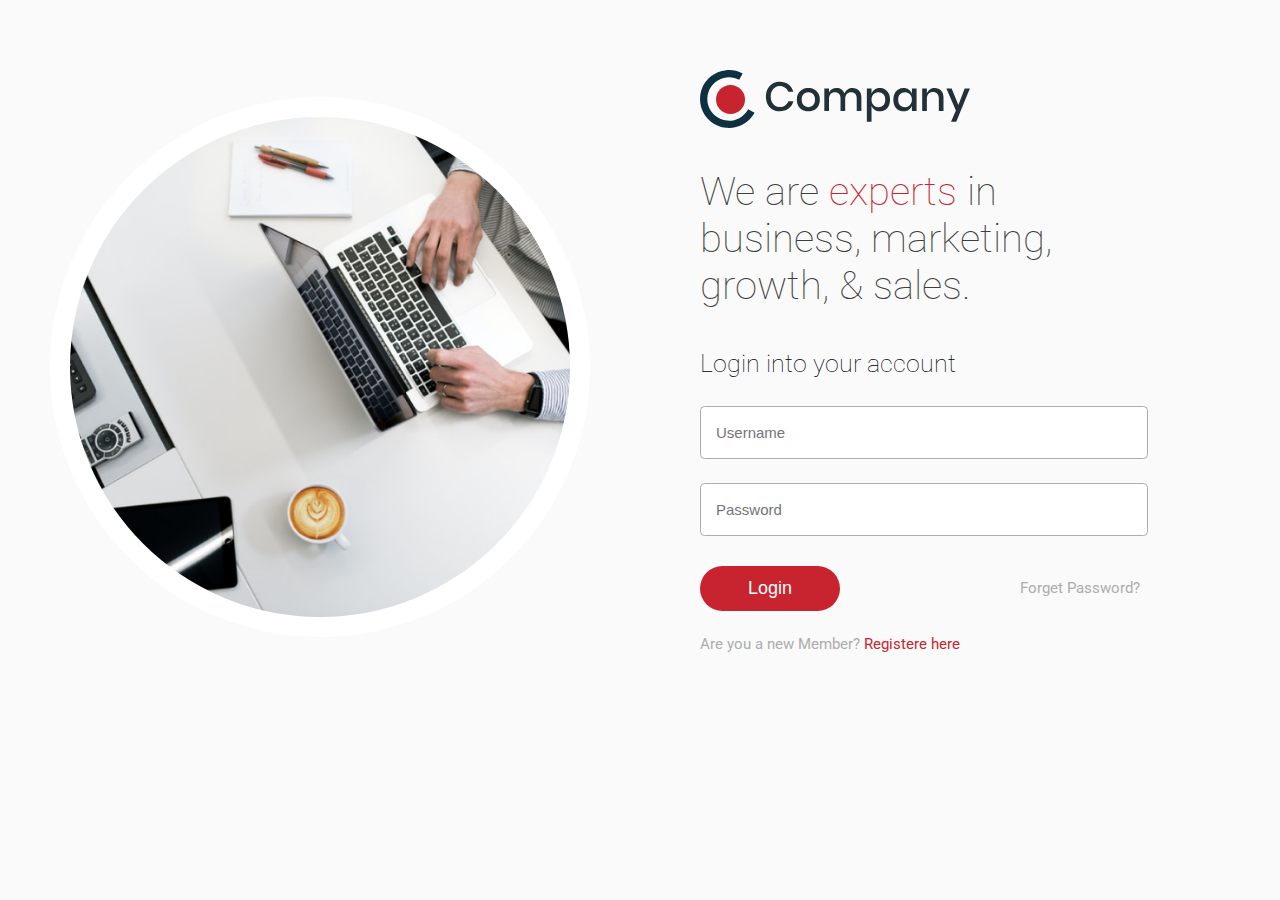
<file: HTML Training session/index.html>
<!DOCTYPE html>
<html>
<head>
    <title>Login</title>
    <link rel='stylesheet' type='text/css' href='./css/style.css'>
    <link href='https://fonts.googleapis.com/css?family=Roboto' rel='stylesheet'>
    <meta name="viewport" content="width=device-width, initial-scale=1">
    
    </head>
<body>
    <div class="container">
        <div class="image">
            <img class="laptop_image" src="./images/hero-image.png">
        </div>
        <div class="text">
            <div class="company">
                <img class="company_logo" src="./images/logo.svg">
            </div>
            <div class="moto">
                <p>We are <span>experts</span> in business, marketing, growth, & sales.</p>
            </div>
            <div class="login_title">
                <p>Login into your account</p>
            </div>
            <div class="field">
                <input type="name" id="fname" name="fname" placeholder="Username">
            </div>
            <div class="field">
                <input type="password" id="password" name="password" placeholder="Password">
            </div>
            <div class="links">
                <div class="login">
                    <a href="./dashboard.html"><button>Login</button></a>
                </div>
                <div class="fp">
                    <a href="">Forget Password?</a>
                </div>
            </div>
            <div class="Rh">
                <p>Are you a new Member? <a href="">Registere here</a></p>
            </div>

        </div>
    </div>
    
</body>
</html>
</file>
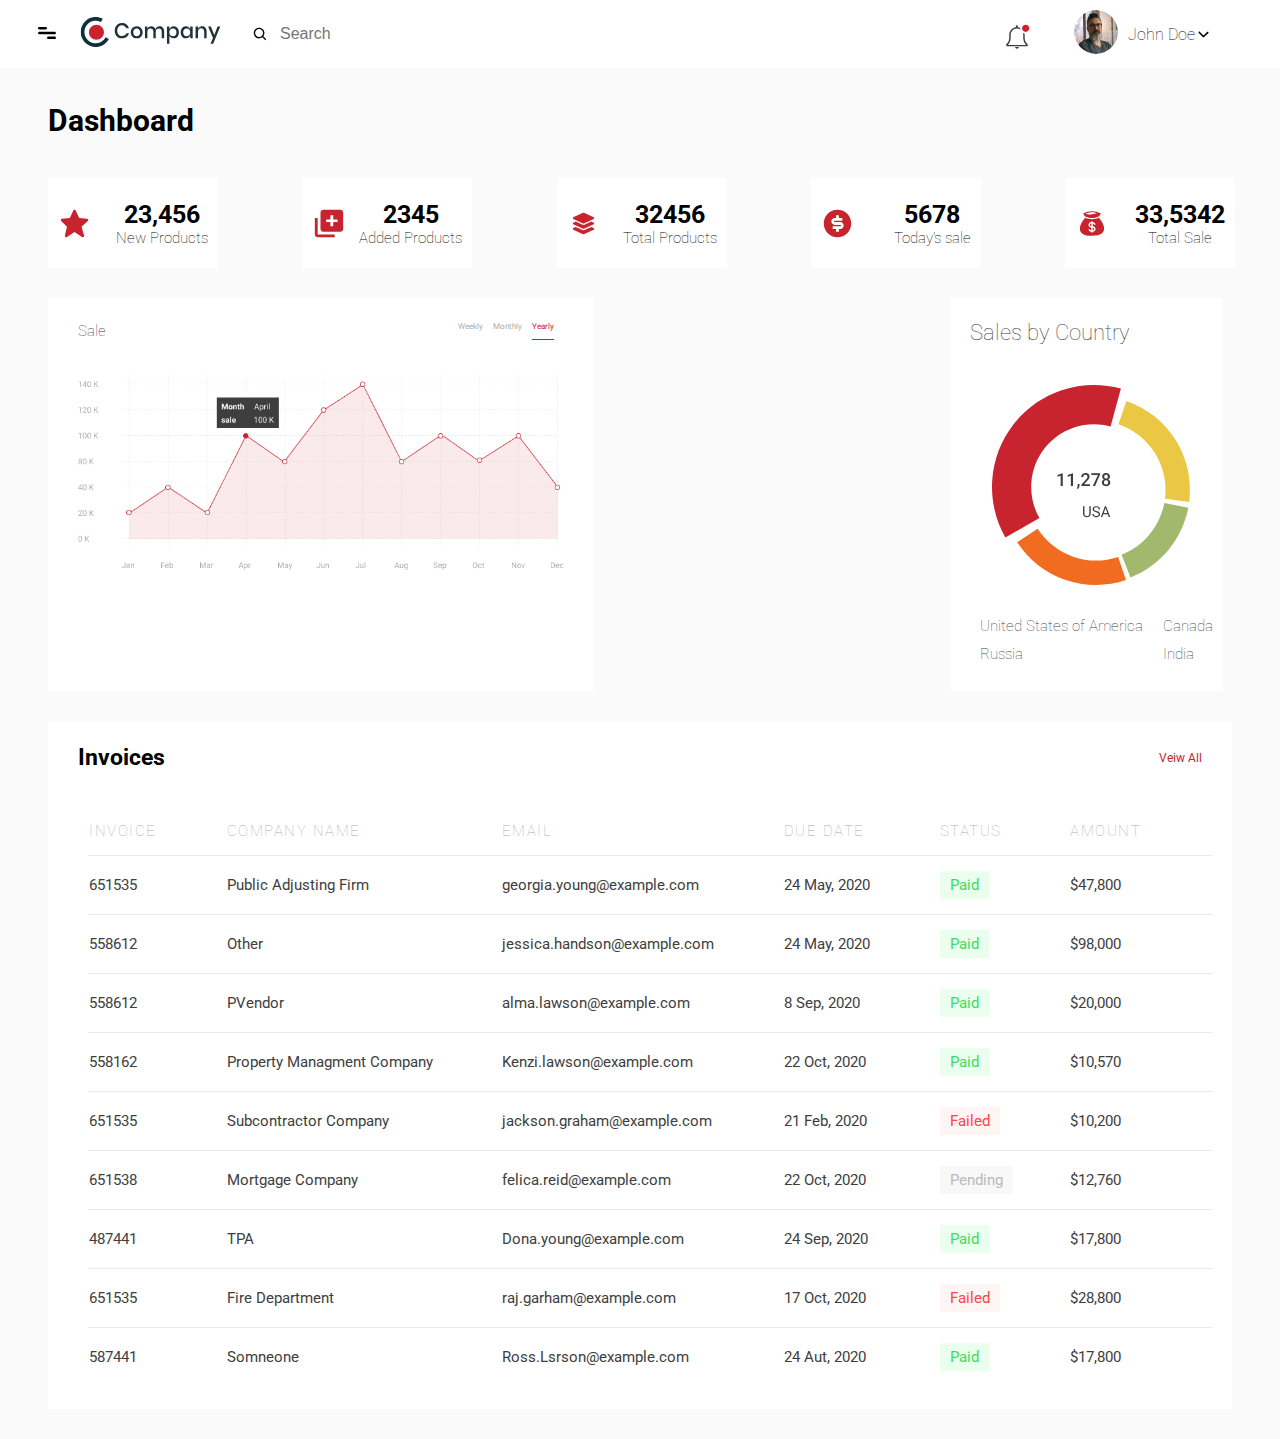
<file: HTML Training session/dashboard.html>
<!DOCTYPE html>
<html>
<head>
    <title>Dashboard</title>
    <link rel='stylesheet' type='text/css' href='./css/dashboard.css'>
    <link href='https://fonts.googleapis.com/css?family=Roboto' rel='stylesheet'>
    <link rel="stylesheet" href="https://cdnjs.cloudflare.com/ajax/libs/font-awesome/6.2.1/css/all.min.css" integrity="sha512-MV7K8+y+gLIBoVD59lQIYicR65iaqukzvf/nwasF0nqhPay5w/9lJmVM2hMDcnK1OnMGCdVK+iQrJ7lzPJQd1w==" crossorigin="anonymous" referrerpolicy="no-referrer" />
    <meta name="viewport" content="width=device-width, user-scalable=no" />
    <script src="https://ajax.googleapis.com/ajax/libs/jquery/3.4.1/jquery.min.js"></script>
</head>
</head>
<body >
    <div class="dashboard_container">
    <div class="container_1">
        <nav class="navbar">
            <div class="nav_left">
                <button class="toggle_class" id=" " ><div class="menu_button "><img src="./images/menu-bar.svg"></div></button>
                <div class="logo"><a href="./index.html"><img src="./images/logo.svg"></a></div>
                <div class="search">
                    <div class="s_i"><img src="./images/search-icon.svg"></div>
                    <input type="search" id="isearch" name="isearch" class="s_t" placeholder="Search">
                </div>
            </div>
                <div class="nav_right">
                <div class="notification"><img src="./images/notification-icon.svg"></div>
                <div class="profile_pic"><img src="./images/profile.png"></div>
                <div class="profile">
                    <div class="user_name">John Doe</div>
                    <div class="dropdown_arrow"><img src="./images/downward-arrow.svg"></div>
                </div>
            </div>
        </nav>
    </div>
    <div class="container2 ">
        <div class="container_sidebar">
            <div class="sidebar" id="sidebar">
                <a href="./dashboard.html" class="active" >
                    <img src="./images/dashboard-active.svg">
                    <span>dashboard</span>
                </a>
                <a href="./inner.html" class="unactive">
                    <img src="./images/graph-default.svg">
                    <span>analysis</span>
                </a>
                <a href="" class="unactive">
                    <img src="./images/inbox-default.svg">
                    <span>inbox</span>
                </a>
                <a href="" class="unactive">
                    <img src="./images/clock-default.svg">
                    <span>history</span>
                </a>
                <a href="" class="unactive">
                    <img src="./images/user-default.svg">
                    <span>user</span>
                </a>
                <a href="" class="unactive">
                    <img src="./images/maintenance-default.svg">
                    <span>maintenace</span>
                </a>
                <a href="" class="unactive">
                    <img src="./images/setting-default.svg">
                    <span>setting</span>
                </a>
            </div>
        </div>
        <div class="container_dash" id="demo">
            <div class="dashboard_title"><h1>Dashboard</h1></div>
            
            <div class="company_info">
                <div class="company_items">
                    <img src="./images/star.svg">
                    <div class="items_stat">
                        <h3>23,456</h3>
                        <p>New Products</p>
                    </div>
                </div>
                <div class="company_items">
                    <img src="./images/new-product.svg">
                    <div class="items_stat">
                        <h3>2345</h3>
                        <p>Added Products</p>
                    </div>
                </div>
                <div class="company_items">
                    <img src="./images/total-product.svg">
                    <div class="items_stat">
                        <h3>32456</h3>
                        <p>Total Products</p>
                    </div>
                </div>
                <div class="company_items">
                    <img src="./images/dollar-filled.svg">
                    <div class="items_stat">
                        <h3>5678</h3>
                        <p>Today's sale</p>
                    </div>
                </div>
                <div class="company_items">
                    <img src="./images/money-bag.svg">
                    <div class="items_stat">
                        <h3>33,5342</h3>
                        <p>Total Sale</p>
                    </div>
                </div>
            </div>
        
            <div class="dash_chart">
                <div class="item1">
                    <div class="heading" id="demo">
                        <div class="left">Sale</div>
                        <div class="right">
                            <a href="" class="unactive">
                                Weekly
                            </a>
                            <a href="" class="unactive">
                                Monthly
                            </a>
                            <a href="" class="active">
                                Yearly
                            </a>
                        </div>
                    </div>
                    <img src="./images/data-graph.png"></div>
                <div class="item2">
                    <h3>Sales by Country</h3>
                    <div class="chart"><img src="./images/pie-chart.svg"></div>
                    <div class="country">
                        <div class="list">
                            <div><i class="fa-solid fa-circle"></i></div><div>United States of America</div>
                            <div><i class="fa-solid fa-circle"></i></div><div>Canada</div>
                            <div><i class="fa-solid fa-circle"></i></div><div>Russia</div>
                            <div><i class="fa-solid fa-circle"></i></div><div>India</div>
                        </div>
                    </div>
                </div>
            </div>
            
            <div class="dash_table">
                <div class="nav">
                    <h3>Invoices</h3>
                    <a href="">Veiw All</a>
                </div>
                <div class="In_table">
                    <table>
                        <tr>
                            <th>Invoice</th>
                            <th>Company Name</th>
                            <th>Email</th>
                            <th>due date</th>
                            <th>status</th>
                            <th>amount</th>
                        </tr>
                        <tr>
                            <td>651535</td>
                            <td>Public Adjusting Firm</td>
                            <td>georgia.young@example.com</td>
                            <td>24 May, 2020</td>
                            <td><div class="paid">Paid</div></td>
                            <td>$47,800</td>
                        </tr>
                        <tr>
                            <td>558612</td>
                            <td>Other</td>
                            <td>jessica.handson@example.com</td>
                            <td>24 May, 2020</td>
                            <td><div class="paid">Paid</div></td>
                            <td>$98,000</td>
                        </tr>
                        <tr>
                            <td>558612</td>
                            <td>PVendor</td>
                            <td>alma.lawson@example.com</td>
                            <td>8 Sep, 2020</td>
                            <td><div class="paid">Paid</div></td>
                            <td>$20,000</td>
                        </tr>
                        <tr>
                            <td>558162</td>
                            <td>Property Managment Company</td>
                            <td>Kenzi.lawson@example.com</td>
                            <td>22 Oct, 2020</td>
                            <td><div class="paid">Paid</div></td>
                            <td>$10,570</td>
                        </tr>
                        <tr>
                            <td>651535</td>
                            <td>Subcontractor Company</td>
                            <td>jackson.graham@example.com</td>
                            <td>21 Feb, 2020</td>
                            <td><div class="failed">Failed</div></td>
                            <td>$10,200</td>
                        </tr>
                        <tr>
                            <td>651538</td>
                            <td>Mortgage Company</td>
                            <td>felica.reid@example.com</td>
                            <td>22 Oct, 2020</td>
                            <td><div class="pending">Pending</div></td>
                            <td>$12,760</td>
                        </tr>
                        <tr>
                            <td>487441</td>
                            <td>TPA</td>
                            <td>Dona.young@example.com</td>
                            <td>24 Sep, 2020</td>
                            <td><div class="paid">Paid</div></td>
                            <td>$17,800</td>
                        </tr>
                        <tr>
                            <td>651535</td>
                            <td>Fire Department</td>
                            <td>raj.garham@example.com</td>
                            <td>17 Oct, 2020</td>
                            <td><div class="failed">Failed</div></td>
                            <td>$28,800</td>
                        </tr>
                        <tr class="no-border">
                            <td>587441</td>
                            <td>Somneone</td>
                            <td>Ross.Lsrson@example.com</td>
                            <td>24 Aut, 2020</td>
                            <td><div class="paid">Paid</div></td>
                            <td>$17,800</td>
                        </tr>
                    </table>
                </div>
            </div>
        </div>
    </div>
</div>

    <script src="js/app.js"></script>
</body>
</html>
</file>
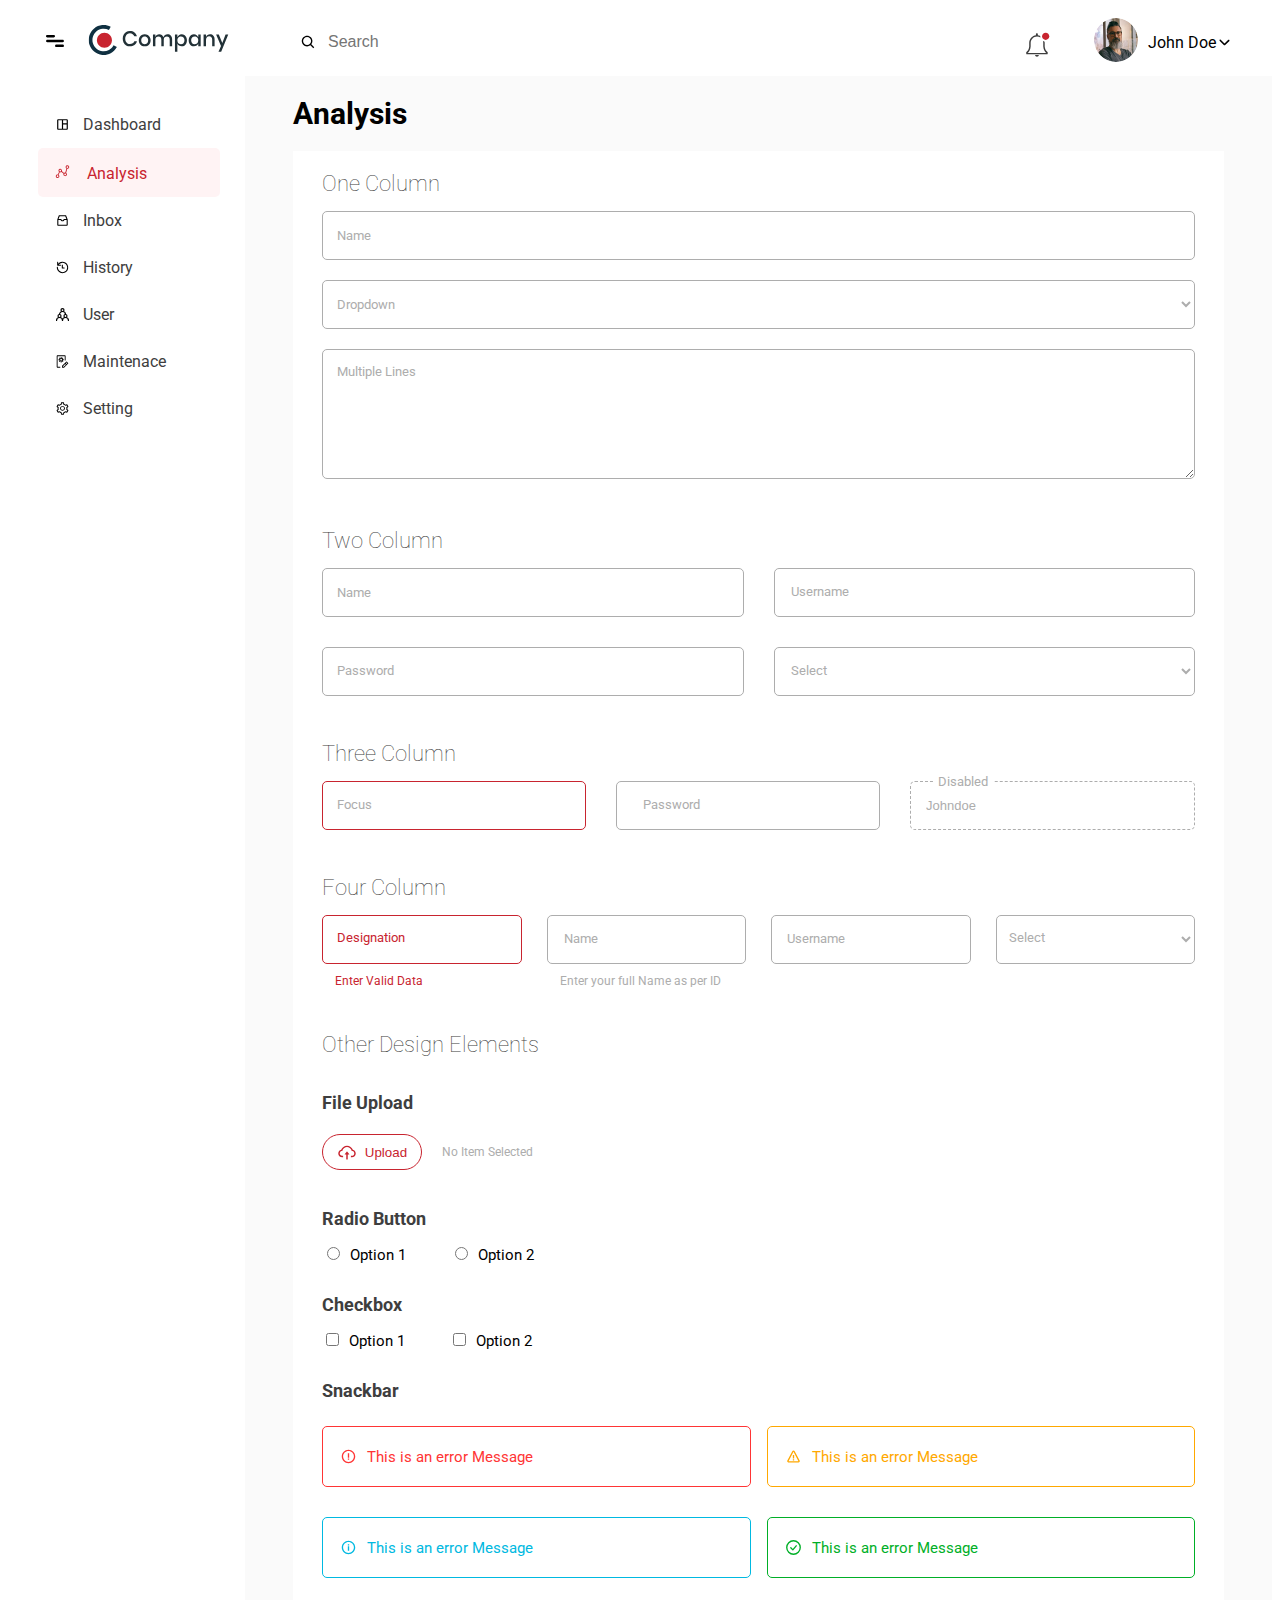
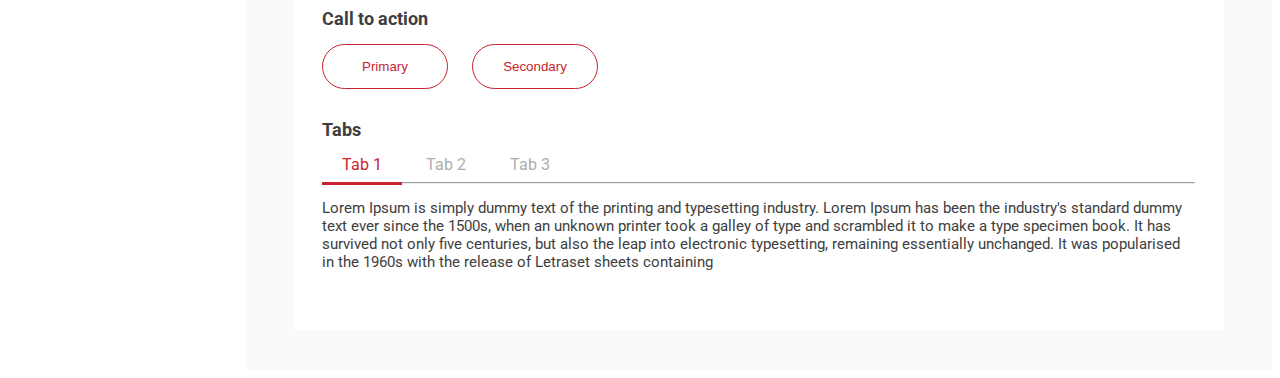
<file: HTML Training session/inner.html>
<!DOCTYPE html>
<html>

<head>
    <title>Inner</title>
    <link rel='stylesheet' type='text/css' href='./css/inner.css'>
    <link href='https://fonts.googleapis.com/css?family=Roboto' rel='stylesheet'>
    <script src="https://ajax.googleapis.com/ajax/libs/jquery/3.4.1/jquery.min.js">
    </script>
</head>
</head>

<body>
    <div class="inner_container">
        <div class="container_1">
            <nav class="navbar">
                <div class="nav_left">
                    <button id="toggle_class " ><div class="menu_button "><img src="./images/menu-bar.svg"></div></button>
                    <div class="logo"><a href="./index.html"><img src="./images/logo.svg"></a></div>
                    <div class="search">
                        <div class="s_i"><img src="./images/search-icon.svg"></div>
                        <input type="search" id="isearch" name="isearch" class="s_t" placeholder="Search">
                    </div>
                </div>
                <div class="nav_right">
                    <div class="notification"><img src="./images/notification-icon.svg"></div>
                    <div class="profile_pic"><img src="./images/profile.png"></div>
                    <div class="profile">
                        <div class="user_name">John Doe</div>
                        <div class="dropdown_arrow"><img src="./images/downward-arrow.svg"></div>
                    </div>
                </div>
            </nav>
        </div>
        <div class="container2">
            <div class="container_sidebar active">
                <div class="sidebar">
                    <a href="./dashboard.html" class="unactive">
                        <img src="./images/dashboard-default.svg">
                        <span>dashboard</span>
                    </a>
                    <a href="./inner.html" class="active">
                        <img src="./images/graph-active.svg">
                        <span>analysis</span>
                    </a>
                    <a href="" class="unactive">
                        <img src="./images/inbox-default.svg">
                        <span>inbox</span>
                    </a>
                    <a href="" class="unactive">
                        <img src="./images/clock-default.svg">
                        <span>history</span>
                    </a>
                    <a href="" class="unactive">
                        <img src="./images/user-default.svg">
                        <span>user</span>
                    </a>
                    <a href="" class="unactive">
                        <img src="./images/maintenance-default.svg">
                        <span>maintenace</span>
                    </a>
                    <a href="" class="unactive">
                        <img src="./images/setting-default.svg">
                        <span>setting</span>
                    </a>
                </div>
            </div>
            <div class="inner">
                <h1>Analysis</h1>
                <div class="form">
                    <div class="col1">
                        <h3>One Column</h3>
                        <input type="text" required>
                        <label class="Name">Name</label>
                        <select name="dropdown" id="dropdown" required>

                            <option value="" disabled selected hidden></option>
                            <option value="d1">Dropdown1</option>
                            <option value="d2">Dropdown2</option>
                            <option value="d3">Dropdown3</option>
                            <option value="d4">Dropdown4</option>
                        </select><label class="dropdown">Dropdown</label>
                        <textarea type="text" required></textarea><label class="textarea">Multiple Lines</label>
                    </div>
                    <h3>Two Column</h3>
                    <div class="col2">

                        <input type="text" required>
                        <label class="Name">Name</label>

                        <input type="text" required>
                        <label class="Username">Username</label>

                        <input type="password" required>
                        <label class="password">Password</label>

                        <select name="dropdown" id="dropdown" required>
                            <option value="" disabled selected hidden></option>
                            <option value="d1">Dropdown1</option>
                            <option value="d2">Dropdown2</option>
                            <option value="d3">Dropdown3</option>
                            <option value="d4">Dropdown4</option>
                        </select>
                        <label class="dropdown">Select</label>
                    </div>
                    <h3>Three Column</h3>
                    <div class="col3">
                        <div class="red"><input type="text" required >
                        <label class="Name">Focus</label>
                    </div>

                       <div> <input type="password" required>
                        <label class="password">Password</label></div>

                        <div><input type="text" value="Johndoe" disabled>
                        <label class="Username">Disabled</label></div>

                    </div>
                    <h3>Four Column</h3>
                    <div class="col4">
                        <div class="c4 red"><input type="text" class="red" required>
                            <label class="Designation">Designation</label>
                            <p class="">Enter Valid Data</p>
                        </div>

                        <div class="c4"><input type="text" required>
                            <label class="Name">Name</label>
                            <p>Enter your full Name as per ID</p>
                        </div>

                        <div class="c4"><input type="text" required>
                            <label class="Username">Username</label>
                        </div>

                        <div><select name="dropdown" id="dropdown" required>
                                <option value="" disabled selected hidden></option>
                                <option value="d1">Dropdown1</option>
                                <option value="d2">Dropdown2</option>
                                <option value="d3">Dropdown3</option>
                                <option value="d4">Dropdown4</option>
                            </select>
                            <label class="dropdown">Select</label>
                        </div>
                    </div>
                    <h3>Other Design Elements</h3>
                    <div class="col5">
                        <h4>File Upload</h4>
                        <div><button><img src="./images/cloud-upload-icon.svg"> Upload</button>
                            <p>No Item Selected</p>
                        </div>
                    </div>
                    <div class="col6">
                        <div>
                            <h4>Radio Button</h4>
                            <input type="radio" name="radio_op" value="op1"><label>Option 1</label>
                            <input type="radio" name="radio_op" value="op2"><label>Option 2</label>
                        </div>
                        <div>
                            <h4>Checkbox</h4>
                            <input type="checkbox"><label>Option 1</label>
                            <input type="checkbox"><label>Option 2</label>
                        </div>
                        <h4>Snackbar</h4>
                        <div class="snackbar">
                            <div class="red"><img src="./images/error-icon.svg">This is an error Message</div>
                            <div class="blue"><img src="./images/info-icon.svg">This is an error Message</div>
                            <div class="yellow"><img src="./images/warning-icon.svg">This is an error Message</div>
                            <div class="green"><img src="./images/success-icon.svg">This is an error Message</div>
                        </div>
                        <h4>Call to action</h4>
                        <div class="call">
                            <button class="">Primary</button>
                            <button class="">Secondary</button>
                        </div>
                        <h4>Tabs</h4>
                        <div class="tabs">
                            <a id="Tab1" class="tab ac ">Tab 1</a>
                            <a id="Tab2" class="tab ">Tab 2</a>
                            <a id="Tab3" class="tab ">Tab 3</a>
                            <hr>
                            <p>Lorem Ipsum is simply dummy text of the printing and typesetting industry. Lorem Ipsum
                                has been the industry's standard dummy text ever since the 1500s, when an unknown
                                printer took a galley of type and scrambled it to make a type specimen book. It has
                                survived not only five centuries, but also the leap into electronic typesetting,
                                remaining essentially unchanged. It was popularised in the 1960s with the release of
                                Letraset sheets containing
                            </p>
                        </div>
                    </div>
                </div>
            </div>
        </div>
    </div>
    
    <script src="js/app.js"></script>
</body>

</html>
</file>
<file: HTML Training session/css/style.css>
body{
    background-color: #FAFAFA;
    margin: 0;
    padding: 0;
font-family: Roboto;
}
.container{
    display: grid;
    grid-template-columns: auto auto;
    padding-top:70px;
    align-items: center;
    justify-content: center;
    grid-gap: 100px;
}
.container .text{
    width: 500px;
}
.container .image{
    width: 500px;
}
.container .laptop_image{
    height: 500px;
    width: 500px;
    border:20px solid #FFFFFF ;
    border-radius: 50% ;
}


.container .text .company {
    height: 58px;
    width: 55px;
}
.container .text .moto{
    font-size: 40px;
    color: #3E3E3E;
    text-align: left;
    font-weight: lighter;
}
.container .text .moto span{
    color: #C8242F;
} 

.container .text .login_title{
    font-size: 25px;
    font-weight: lighter;
    height: 33px;
}

.container .text .field input{
    margin-top: 24px;
    height: 49px;
    width: 429px;
    padding-left: 15px;
    border-radius: 4.5px;
    border: 1px solid #ADADAD;
    color: #ADADAD;
    font-size: 15px;
}

.container .text .links{
    display: flex;
    margin-top:30px;
    justify-content: space-between;
    width: 440px;
}

.container .text .links .login button{
    height: 45px;
    width: 140px;
    background-color: #C8242F;
    color: #FFFFFF;
    border-radius: 22.5px;
    border: none;
    font-size: 18px;
} 

.container .text .links .fp{
    padding-top: 12px;
}
.container .text .links .fp a{
    text-decoration: none;
    color: #ADADAD;
    font-size: 15px;
}

.container .text .Rh{
    margin-top: 24px;
    color: #ADADAD;
    font-size: 15px;
}

.container .text .Rh a{
    color: #C8242F;
    text-decoration: none;
}

/* dashboard css */

/* media query */

 
@media (min-width:768px) and (max-width:991px) { /*   small devices */
    .container{
        display: grid;
        padding-top:50px;
        padding-bottom: 30px;
        align-items: center;
        justify-content: center;
        /* padding-bottom: 100px; */
    }
    .container .text{
        width: 500px;
        position: relative;
    }
    .container .image{
        display: none;
    }
    .container{
        position: relative;

    }
    .container::before{
    background-image: url("../images/hero-image.png");
        background-size: cover;
        background-repeat: no-repeat;
        background-position: center center;
        background-attachment: fixed;
        content: ' ';
        /* padding-bottom: 30px; */
    display: block;
    position: absolute;
    top: 0;
    bottom: 0;
    padding-bottom: 100px;
    /* padding-right: 50px; */
    width: 100vw;
    height: 110vh;
    opacity: 0.6;
    background-repeat: no-repeat;
    background-size: cover;
    }

}
 
@media (min-width:992px) and (max-width:1199px) { /*   medium devices */
    .container{
        display: grid;
        grid-template-columns: auto auto;
        padding-top:70px;
        align-items: center;
        justify-content: center;
        grid-gap: 30px;
    }
    .container .text{
        width: 500px;
    }
    .container .image{
        width: 500px;
    }
    .container .laptop_image{
        height: 400px;
        width: 400px;
        border:20px solid #FFFFFF ;
        border-radius: 50% ;
        margin-left: 50px;
    }
}


@media (min-width:992px) and (max-width:1199px) { /*   medium devices */
    .container{
        display: grid;
        grid-template-columns: auto auto;
        padding-top:70px;
        align-items: center;
        justify-content: center;
        grid-gap: 100px;
    }
    .container .text{
        width: 500px;
    }
    .container .image{
        width: 500px;
        
    }
    .container .laptop_image{
        height: 450px;
        width: 450px;
        border:20px solid #FFFFFF ;
        border-radius: 50% ;
        margin-left: 50px;
    }
}
 
@media (min-width:1200px) { /*   large devices */
    .container{
        display: grid;
        grid-template-columns: auto auto;
        padding-top:70px;
        align-items: center;
        justify-content: center;
        grid-gap: 200px;
    }
    .container .text{
        width: 70%;
    }
    .container .image{
        width: 500px;
        
    }
    .container .laptop_image{
        height: 500px;
        width: 500px;
        border:20px solid #FFFFFF ;
        border-radius: 50% ;
        margin-left: 50px;
    }
}
</file>
<file: HTML Training session/css/dashboard.css>
body{
    background-color: #FAFAFA;
    margin: 0;
    padding: 0;
font-family: Roboto;
}
.container_1{
    margin: 0;
    padding: 0;
    background-color: #FFFFFF;
}

.container_sidebar.active{
    display: block !important;
    transition:ease-in 2s;
}

.container_sidebar{
    display: none !important;
    transition: 0.3s;
}

.nav_left button{
    background-color: transparent;
    border: none;
    cursor: pointer;;
}
/* .container_1 .navbar{
    display: flex;
    justify-content: space-between;
    padding-left: 29px;
    padding-top: 10px;
    padding-bottom: 10px;
    }

.container_1 .navbar .nav_left{
    display: flex;
    justify-items: center;
    align-items: center;

}

.container_1 .navbar .nav_left .logo{
    margin-left: 15px;
}
.container_1 .navbar .nav_left .logo img{
    height: 30px;
    width: 142px;
}
.container_1 .navbar .nav_left .search{
    display: flex;
    justify-items: center;
    align-items: center;
    margin-left: 70px;
}
.container_1 .navbar .nav_left .search .s_i img{
    height: 16px;
    width: 16px;
    margin-top: 4px;
}
.container_1 .navbar .nav_left .search input{
    border: none;
    outline: none;
    width: 100%;
    background: transparent;
    font-size: 16px;
    margin-left: 10px;
}


.container_1 .navbar .nav_right{
    justify-items: center;
    align-items: center;
    display: flex;
}

.container_1 .navbar .nav_right .notification{
    margin-right: 50px;
    height: 20px;
    width: 20px;
}

.container_1 .navbar .nav_right .profile_pic img{
    border: none;
    border-radius: 50%;
    height: 44px;
    width: 44px;
    margin-right: 10px;
}

.container_1 .navbar .nav_right .profile{
    display: flex;
    justify-items: center;
    align-items: center;
}

.container_1 .navbar .nav_right .profilfe .user_name{
    font-size: 16px;
    color: #000000;
    margin-right: 15px;
    font-weight: lighter;
}

.container_1 .navbar .nav_right .profile .dropdown_arrow{
    width: 6px;
    height: 10px;
    margin-right: 50px;
    margin-bottom: 10px;
} */

/* side bar */
.container2{
    display: flex;
    background-color: #FAFAFA;
    overflow: hidden;
    width: 100%;
    justify-content: space-between;
    
}


.container_sidebar .sidebar{
    margin:0;
    padding-right:25px;
    padding-top: 25px;
    padding-left: 30px;
    
}
.container_sidebar .sidebar .active{
    background-color: #FFF3F4;
    color: #C8242F;
    padding: 14px 0 14px 17px;
    border-radius: 5px;
}
.container_sidebar .sidebar .unactive{
    color: #3E3E3E;
    padding: 14px 0 14px 17px;
}
.container_sidebar .sidebar a{
    display: flex;
    text-transform: capitalize;
    width: 165px;
    text-decoration: none;
    /* margin-bottom: 32px; */
} 
.container_sidebar .sidebar a img{
    height: 15px;
    width: 15px;
    padding-top: 2px;
    padding-right: 12.5px;
    color: #3E3E3E;
}
    .container_dash .company_info{
        justify-content: space-between;
        padding-right: 48px;}
/* dashboard inner */
.active .container_dash{
    width: calc(100% - 240px);
    
}
.container_dash{
    padding-left: 48px;
    padding-top: 15px;
    width: 100vw;
}
.container_dash .dashboard_title h1{
    font-size: 30px;
}
/* 
.container_dash .company_info{
    display: flex;
    flex-wrap: wrap;
    width: 90%;
    justify-content: space-between;
}

.container_dash .company_info .company_items{
    justify-items: center;
    width: 150px;
    height: 90px;
    display: flex;
    justify-content: space-between;
    align-items: center;
    background-color: #FFFFFF;
    margin-top: 20px;
    margin-right: 20px;
    padding: 0 10px 0 10px;
}
.container_dash .company_info .company_items img{
    height: 33.33px;
    width: 33.33px;

}
.container_dash .company_info .company_items .items_stat h3{
    font-size: 25px;
    font-weight: bold;
    margin: 0;
    padding: 0;
}
.container_dash .company_info .company_items .items_stat p{
    margin: 0;
    padding: 0;
    font-weight:lighter;
    font-size: 15px;
} */

/* charts */

.container_dash .dash_chart{
    display: flex;
    margin-top: 30px;
    justify-content: space-around;
    margin-right: 30px;
    width: 100%;
    width: 100%;
    /* background-color: white; */
}

.container_dash .dash_chart .item1{
    background-color: #FFFFFF;
    padding: 24px 30px 29px 30px;
    /* width:80vw; */
    text-align:center;
    /* margin-right:20px; */
}

.container_dash .dash_chart .item1 .heading{
    display: flex;
    justify-content: space-between;
    margin-bottom: 15px;
    
}

.container_dash .dash_chart .item1 .heading .left{
    font-weight: lighter;
    font-size: 22px;
    color:#3E3E3E;
}
.container_dash .dash_chart .item1 .heading .right a{
    margin-right: 20px;
    text-decoration: none;
    font-size: 12px;
    color: #ADADAD;
}
.container_dash .dash_chart .item1 .heading .right .active{
    color: #C8242F;
    padding-bottom: 15px;
    border-bottom-style: solid;
    border-bottom-width: 1px;
    width: fit-content;
}
.container_dash .dash_chart .item2{
    background-color: #FFFFFF;
    padding: 10px 29px 35px 29px;
    margin-left: 30px;
}
.container_dash .dash_chart .item2 h3{
    color: #3E3E3E ;
    font-size: 22px;
    font-weight: lighter;
    text-align: left;
}
.container_dash .dash_chart .item2 .chart{
    text-align: center;
}

.container_dash .dash_chart .item2 .country .list{
    font-size: 15px;
    font-weight: lighter;
    display: grid;
    grid-template-columns: auto auto auto auto;
}

.container_dash .dash_chart .item2 .country .list div:nth-child(n){
    font-size: 15px;
    color: #3E3E3E;
    margin-right: 10px;
    margin-bottom: 10px;
}

.container_dash .dash_chart .item2 .country .list div:nth-child(1){
  color: #C8242F;
  font-size: 15px;
  margin-right: 10px;
}
.container_dash .dash_chart .item2 .country .list div:nth-child(3){
    color: #F16C20;
    font-size: 15px;
    margin-right: 10px;
  }
  .container_dash .dash_chart .item2 .country .list div:nth-child(5){
    color: #A2B86C;
    font-size: 15px;
    margin-right: 10px;
  }
  .container_dash .dash_chart .item2 .country .list div:nth-child(7){
    color: #EBC844;
    font-size: 15px;
    margin-right: 10px;
  }

/* table */

.container_dash .dash_table{
    background-color: #FFFFFF;
    margin-top: 30px;
    /* margin-right: 30px; */
    padding: 23px 30px 23px 30px;
    margin-bottom: 30px;
    /* width: 100%; */
    margin-right: 48px;
}

.container_dash .dash_table .nav{
    display: flex;
    justify-content: space-between;
    align-items: center;
}
.container_dash .dash_table .nav h3{
    margin: 0;
    padding: 0;
    font-size: 23px;
    
}
.container_dash .dash_table .nav a{
    color: #C8242F;
    text-decoration: none;
    font-size: 12px;
    
}
.container_dash .dash_table .In_table table{
    width: 100%;
    border-collapse: collapse;
    margin-top: 36px;
   margin-left: 10px;
}
.container_dash .dash_table .In_table table th{
    text-transform:uppercase;
    color: #ADADAD;
    font-size: 15px;
    letter-spacing: 1.5px;
    font-weight: lighter;
    text-align: left;
    padding-bottom: 15px;
}
.container_dash .dash_table .In_table table td{
    padding-top: 15px;
    text-align: left;
    padding-bottom: 15px;
    color: #3E3E3E;
    font-size: 15px;
  }
  .container_dash .dash_table .In_table table tr{
    border-bottom: 1px solid #E9E9E9;
  }
  .container_dash .dash_table .In_table table .no-border{
    border-bottom: none;
  }

  .container_dash .dash_table .In_table table tr .paid{
    background-color: #EBFFEF;
    color: #3CDD5F;
    width: fit-content;
    padding: 5px 10px 5px 10px;
  }
  .container_dash .dash_table .In_table table tr .failed{
    background-color: #FFF5F5;
    color: #FF4545;
    width: fit-content;
    padding: 5px 10px 5px 10px;
  }
  .container_dash .dash_table .In_table table tr .pending{
    background-color: #F8F8F8;
    color: #BABABA;
    width: fit-content;
    padding: 5px 10px 5px 10px;
  }





@media only screen and (min-width: 960px) {
    .container_1 .navbar{
        display: flex;
        justify-content: space-between;
        padding-left: 29px;
        padding-top: 10px;
        padding-bottom: 10px;
        }
    
    .container_1 .navbar .nav_left{
        display: flex;
        justify-items: center;
        align-items: center;
    
    }
    
    .container_1 .navbar .nav_left .logo{
        margin-left: 15px;
    }
    .container_1 .navbar .nav_left .logo img{
        height: 30px;
        width: 142px;
    }
    .container_1 .navbar .nav_left .search{
        display: flex;
        justify-items: center;
        align-items: center;
        margin-left: 30px;
    }
    .s_t{
        display: block;
    }
    .container_1 .navbar .nav_left .search .s_i img{
        height: 16px;
        width: 16px;
        margin-top: 4px;
    }
    .container_1 .navbar .nav_left .search input{
        border: none;
        outline: none;
        width: 100%;
        background: transparent;
        font-size: 16px;
        margin-left: 10px;
    }
    
    
    .container_1 .navbar .nav_right{
        justify-items: center;
        align-items: center;
        display: flex;
    }
    
    .container_1 .navbar .nav_right .notification{
        margin-right: 50px;
        height: 20px;
        width: 20px;
    }
    
    .container_1 .navbar .nav_right .profile_pic img{
        border: none;
        border-radius: 50%;
        height: 44px;
        width: 44px;
        margin-right: 10px;
    }
    
    .container_1 .navbar .nav_right .profile{
        display: flex;
        justify-items: center;
        align-items: center;
    }
    
    .container_1 .navbar .nav_right .profilfe .user_name{
        font-size: 16px;
        color: #000000;
        margin-right: 15px;
        font-weight: lighter;
        display: contents;
    }
    
    .container_1 .navbar .nav_right .profile .dropdown_arrow{
        width: 6px;
        height: 10px;
        margin-right: 50px;
        margin-bottom: 10px;
    }
    .container_dash .company_info{
        display: flex;
        flex-wrap: wrap;
        /* width: 73vw; */
        /* justify-content: space-between; */
        align-items: center;
    }
    
    .container_dash .company_info .company_items{
        justify-items: center;
        width: 142px;
        height: 90px;
        display: flex;
        justify-content: space-between;
        align-items: center;
        background-color: #FFFFFF;
        margin-top: 20px;
        margin-right: 20px;
        padding: 0 10px 0 10px;
    }
    .container_dash .company_info .company_items img{
        height: 33.33px;
        width: 33.33px;
    
    }
    .container_dash .company_info .company_items .items_stat h3{
        font-size: 25px;
        font-weight: bold;
        margin: 0;
        padding: 0;
    }
    .container_dash .company_info .company_items .items_stat p{
        margin: 0;
        padding: 0;
        font-weight:lighter;
        font-size: 15px;
    }
    .container_sidebar{
        font-size: 16px;
        width: 240px;
        background: #FFFFFF;
        display: block;
    }
    .container_dash .dash_chart{
        display: flex;
    margin-top: 30px;
    flex-wrap: wrap;
    justify-content: space-between;
    margin-right: 30px;
    width: 100%;
    height: max-content;
    }
    .container_dash .dash_chart .item1{
        background-color: #FFFFFF;
    padding: 24px 30px 29px 30px;
    width: auto;
    overflow-x: scroll;
    /* height: ; */
    }
    .container_dash .dash_chart .item2 img{
        width: 150px;
    }
    .container_dash .dash_chart .item1 img{
        width: 38vw;
    height: auto;
    }
    .container_dash .dash_chart .item1 .heading{
        margin-bottom: 0;
    width: 100%;
    /* position: sticky; */
    left: 0;
    }
    .container_dash .dash_chart .item2 .country .list {
         font-size: 10px;
        grid-template-columns: auto auto;}
    .container_dash .dash_chart .item1 .heading .left{
        font-weight: lighter;
        font-size: 15px;
        color:#3E3E3E;
    }
    .container_dash .dash_chart .item1 .heading .right a{
        margin-right: 10px;
        text-decoration: none;
        font-size: 8px;
        color: #ADADAD;
    }
    .container_dash .dash_chart .item1 .heading .right .active{
        color: #C8242F;
        padding-bottom: 4px;
        border-bottom-style: solid;
        border-bottom-width: 1px;
        width: fit-content;
    }
    .container_dash .dash_chart .item2{
        background-color: #FFFFFF;
    padding: 0;
    padding: 0 0px 0 20px;
    margin-top: 0px;
    width: auto;
    margin-right: 45px;
    }
    .container_dash .dash_table .nav{
        margin-bottom: 0;
    width: 100%;
    /* position: sticky; */
    left: 0;
    }
    .container_dash .dash_table .In_table{
        margin-top: 50px;
    }
}
@media only screen and (max-width: 480px) {
    .container_1 .navbar{
        display: flex;
        justify-content: space-between;
        padding-left: 29px;
        padding-right: 29px;
        padding-top: 10px;
        padding-bottom: 10px;
        }
    .container2 .active {
    display: block !important;
    /* transition: 2s; */
    /* background: #d6d6d6; */
    position: absolute;
}
    .container_1 .navbar .nav_left{
        display: flex;
        justify-items: center;
        align-items: center;
    
    }
    
    .container_1 .navbar .nav_left .logo{
        margin-left: 15px;
        display: none;
    }
    .container_1 .navbar .nav_left .logo img{
        height: 30px;
        width: 142px;
    }
    .container_1 .navbar .nav_left .search{
        display: flex;
        justify-items: center;
        align-items: center;
        margin-left: 20px;
    }
    .container_1 .navbar .nav_left .search .s_i img{
        height: 16px;
        width: 16px;
        margin-top: 4px;
    }
    .container_1 .navbar .nav_left .search input{
        border: none;
        outline: none;
        width: 100%;
        background: transparent;
        font-size: 16px;
        margin-left: 10px;
        /* display:block; */
        
    }
    .s_t{
        display: none;
    }
    
    
    .container_1 .navbar .nav_right{
        justify-items: center;
        align-items: center;
        display: flex;
    }
    
    .container_1 .navbar .nav_right .notification{
        margin-right: 20px;
        height: 20px;
        width: 20px;
    }
    
    .container_1 .navbar .nav_right .profile_pic img{
        border: none;
        border-radius: 50%;
        height: 44px;
        width: 44px;
        margin-right: 10px;
    }
    
    .container_1 .navbar .nav_right .profile{
        display: flex;
        justify-items: center;
        align-items: center;
    }
    
    .container_1 .navbar .nav_right .profile .user_name{
        font-size: 16px;
        color: #000000;
        margin-right: 15px;
        font-weight: lighter;
        display: none;
    }
    
    .container_1 .navbar .nav_right .profile .dropdown_arrow{
        width: 6px;
        height: 10px;
        /* margin-right: 50px; */
        margin-bottom: 10px;
    }
    .container_dash .company_info{
        /* display: flex; */
        /* flex-wrap: wrap; */
        width: 90%;
        justify-content: space-between;
    }
    
    .container_dash .company_info .company_items{
        justify-items: center;
        width: 150px;
        height: 90px;
        display: flex;
        justify-content: space-between;
        align-items: center;
        background-color: #FFFFFF;
        margin-top: 20px;
        margin-right: 20px;
        padding: 0 10px 0 10px;
    }
    .container_dash .company_info .company_items img{
        height: 33.33px;
        width: 33.33px;
    
    }
    .container_dash .company_info .company_items .items_stat h3{
        font-size: 25px;
        font-weight: bold;
        margin: 0;
        padding: 0;
    }
    .container_dash .company_info .company_items .items_stat p{
        margin: 0;
        padding: 0;
        font-weight:lighter;
        font-size: 15px;
    }
    .container_sidebar{
        font-size: 16px;
        width: 240px;
        background: #FFFFFF;
        display: none;
    }
    .container_dash .dash_chart{
        display: flex;
        margin-top: 30px;
        flex-wrap: wrap;
        justify-content: space-between;
        margin-right: 30px;
        width: 100%;
    }
    
    .container_dash .dash_chart .item1{
        background-color: #FFFFFF;
        padding: 24px 30px 29px 30px;
        
        overflow-x: scroll;
    }
    
    .container_dash .dash_chart .item1 .heading{
        margin-bottom: 0;
    width: 100%;
    /* position: sticky; */
    left: 0;
    }
    
    .container_dash .dash_chart .item1 .heading .left{
        font-weight: lighter;
        font-size: 15px;
        color:#3E3E3E;
    }
    .container_dash .dash_chart .item1 .heading .right a{
        margin-right: 10px;
        text-decoration: none;
        font-size: 8px;
        color: #ADADAD;
    }
    .container_dash .dash_chart .item1 .heading .right .active{
        color: #C8242F;
        padding-bottom: 4px;
        border-bottom-style: solid;
        border-bottom-width: 1px;
        width: fit-content;
    }
    .container_dash .dash_chart .item2{
        background-color: #FFFFFF;
        padding: 10px 29px 35px 29px;
        margin-left: 0;
        margin-top: 30px;
        width: 100vw;
    }
    .container_dash .dash_chart .item2 img{
        width: 180px;
    }
    .container_dash .dash_chart .item2 h3{
        color: #3E3E3E ;
        font-size: 22px;
        font-weight: lighter;
        text-align: left;
    }
    .container_dash .dash_chart .item2 .chart{
        text-align: center;
    }
    
    .container_dash .dash_chart .item2 .country .list{
        /* font-size: 15px; */
        font-weight: lighter;
        display: grid;
        grid-template-columns: auto auto;
    }
    .container_dash .dash_chart .item2 .country .list div:nth-child(n){
        font-size: 15px;
        color: #3E3E3E;
        /* margin-right: 10px; */
        margin-bottom: 10px;
        /* width: 80vw; */
    }
    
    .container_dash .dash_chart .item2 .country .list div:nth-child(1){
      color: #C8242F;
      font-size: 15px;
      margin-right: 10px;
    }
    .container_dash .dash_chart .item2 .country .list div:nth-child(3){
        color: #F16C20;
        font-size: 15px;
        margin-right: 10px;
      }
      .container_dash .dash_chart .item2 .country .list div:nth-child(5){
        color: #A2B86C;
        font-size: 15px;
        margin-right: 10px;
      }
      .container_dash .dash_chart .item2 .country .list div:nth-child(7){
        color: #EBC844;
        font-size: 15px;
        margin-right: 10px;
      }
      .dash_chart .item1 img{
        width: 80vw;
        /* height: 200px; */
        margin-top: 35px;
      }
      .dash_chart .item1 .right{
        display:flex;
        top:-5px
      }
      
      .container_dash .dash_table{
        background-color: #FFFFFF;
        margin-top: 30px;
        /* padding-top: 50px; */
        padding: 23px 30px 23px 30px;
        margin-bottom: 30px;
        /* width: 100%; */
        overflow-y: scroll;
    }
    .container_dash .dash_table th{
        padding-right: 36px;

        font-size: 12px !important;
    }
    .container_dash .dash_table td{
        font-size: 10px !important;
    }
    .container_dash .dash_table .nav{
        margin-bottom: 0;
    width: 100%;
    /* position: sticky; */
    left: 0;
    }
    .container_dash .dash_table .In_table{
        margin-top: 50px;
    }
    
    
}
@media only screen and (min-width: 481px) {
    .container_1 .navbar{
        display: flex;
        justify-content: space-between;
        padding-left: 29px;
        padding-right: 29px;
        padding-top: 10px;
        padding-bottom: 10px;
        }
       
    .container_1 .navbar .nav_left{
        display: flex;
        justify-items: center;
        align-items: center;
    
    }
    
    .container_1 .navbar .nav_left .logo{
        margin-left: 25px;
        /* display:contents; */
    }
    .container_1 .navbar .nav_left .logo img{
        height: 30px;
        width: 142px;
    }
    .container_1 .navbar .nav_left .search{
        display: flex;
        justify-items: center;
        align-items: center;
        margin-left: 20px;
    }
    .container_1 .navbar .nav_left .search .s_i img{
        height: 16px;
        width: 16px;
        margin-top: 4px;
    }
    .container_1 .navbar .nav_left .search input{
        border: none;
        outline: none;
        width: 100%;
        background: transparent;
        font-size: 16px;
        margin-left: 10px;
        /* display:block; */
        
    }
    .s_t{
        display: none;
    }
    
    
    .container_1 .navbar .nav_right{
        justify-items: center;
        align-items: center;
        display: flex;
    }
    
    .container_1 .navbar .nav_right .notification{
        margin-right: 20px;
        height: 20px;
        width: 20px;
    }
    
    .container_1 .navbar .nav_right .profile_pic img{
        border: none;
        border-radius: 50%;
        height: 34px;
        width: 34px;
        margin-right: 10px;
    }
    
    .container_1 .navbar .nav_right .profile{
        display: flex;
        justify-items: center;
        align-items: center;
    }
    
    .container_1 .navbar .nav_right .profile .user_name{
        font-size: 16px;
        color: #000000;
        margin-right: 15px;
        font-weight: lighter;
        display: contents;
    }
    
    .container_1 .navbar .nav_right .profile .dropdown_arrow{
        width: 6px;
        height: 10px;
        /* margin-right: 50px; */
        margin-bottom: 10px;
    }
    .container_dash .company_info{
        display: flex;
        flex-wrap:wrap ;
        /* width: 90vw; */
        /* justify-content: space-between; */
        align-items: center;
    }
    
    .container_dash .company_info .company_items{
        justify-items: center;
        width: 150px;
        height: 90px;
        display: flex;
        justify-content: space-between;
        align-items: center;
        background-color: #FFFFFF;
        margin-top: 20px;
        margin-right: 20px;
        padding: 0 10px 0 10px;
    }
    
    .container_dash .company_info .company_items img{
        height: 33.33px;
        width: 33.33px;
    
    }
    .container_dash .company_info .company_items .items_stat{
        text-align: center;
    }
    .container_dash .company_info .company_items .items_stat h3{
        font-size: 25px;
        font-weight: bold;
        margin: 0;
        padding: 0;
        justify-content: left;
    }
    .container_dash .company_info .company_items .items_stat p{
        margin: 0;
        padding: 0;
        font-weight:lighter;
        font-size: 15px;
    }
    .container_sidebar{
        font-size: 16px;
        width: 240px;
        background: #FFFFFF;
        display: none;
    }
    .container_dash .dash_chart{
        display: flex;
        margin-top: 30px;
        flex-wrap: wrap;
        justify-content: space-between;
        margin-right: 30px;
        width: 100%;
    }
    
    .container_dash .dash_chart .item1{
        background-color: #FFFFFF;
        padding: 24px 30px 29px 30px;
        /* width: 100vw; */
        overflow-x: scroll;
    }
    
    .container_dash .dash_chart .item1 .heading{
        margin-bottom: 0;
    width: 100%;
    /* position: sticky; */
    left: 0;
    }
    
    .container_dash .dash_chart .item1 .heading .left{
        font-weight: lighter;
        font-size: 15px;
        color:#3E3E3E;
    }
    .container_dash .dash_chart .item1 .heading .right a{
        margin-right: 10px;
        text-decoration: none;
        font-size: 8px;
        color: #ADADAD;
    }
    .container_dash .dash_chart .item1 .heading .right .active{
        color: #C8242F;
        padding-bottom: 4px;
        border-bottom-style: solid;
        border-bottom-width: 1px;
        width: fit-content;
    }
    .container_dash .dash_chart .item2{
        background-color: #FFFFFF;
        padding: 10px 29px 35px 29px;
        margin-left: 0;
        /* margin-top: 30px; */
        /* width: 100vw; */
    }
    .container_dash .dash_chart .item2 img{
        width: 180px;
    }
    .container_dash .dash_chart .item2 h3{
        color: #3E3E3E ;
        font-size: 22px;
        font-weight: lighter;
        text-align: left;
    }
    .container_dash .dash_chart .item2 .chart{
        text-align: center;
    }
    
    .container_dash .dash_chart .item2 .country .list{
        /* font-size: 15px; */
        font-weight: lighter;
        display: grid;
        grid-template-columns: auto auto auto auto;
    }
    
    .container_dash .dash_chart .item2 .country .list div:nth-child(n){
        font-size: 15px;
        color: #3E3E3E;
        margin-right: 10px;
        margin-bottom: 10px;
    }
    
    .container_dash .dash_chart .item2 .country .list div:nth-child(1){
      color: #C8242F;
      font-size: 15px;
      margin-right: 10px;
    }
    .container_dash .dash_chart .item2 .country .list div:nth-child(3){
        color: #F16C20;
        font-size: 15px;
        margin-right: 10px;
      }
      .container_dash .dash_chart .item2 .country .list div:nth-child(5){
        color: #A2B86C;
        font-size: 15px;
        margin-right: 10px;
      }
      .container_dash .dash_chart .item2 .country .list div:nth-child(7){
        color: #EBC844;
        font-size: 15px;
        margin-right: 10px;
      }
      .dash_chart .item1 img{
        width: 500px;
        height: 200px;
        margin-top: 35px;
      }
      .dash_chart .item1 .right{
        display:flex;
        top:-5px
      }
      .container_dash .dash_table{
        background-color: #FFFFFF;
        margin-top: 30px;
        /* padding-top: 50px; */
        padding: 23px 30px 23px 30px;
        margin-bottom: 30px;
        /* width: 100%; */
        overflow-y: scroll;
    }
    .container_dash .dash_table th{
        padding-right: 36px;

        font-size: 12px ;
    }
    .container_dash .dash_table td{
        font-size: 10px ;
    }
    .container_dash .dash_table .nav{
        margin-bottom: 0;
    width: 100%;
    /* position: sticky; */
    left: 0;
    }
    .container_dash .dash_table .In_table{
        margin-top: 50px;
    }
}
@media only screen and (min-width: 768px) {
    .container_1 .navbar{
        display: flex;
        justify-content: space-between;
        padding-left: 29px;
        padding-top: 10px;
        padding-bottom: 10px;
        }
    
    .container_1 .navbar .nav_left{
        display: flex;
        justify-items: center;
        align-items: center;
    
    }
    
    .container_1 .navbar .nav_left .logo{
        margin-left: 15px;
    }
    .container_1 .navbar .nav_left .logo img{
        height: 30px;
        width: 142px;
    }
    .container_1 .navbar .nav_left .search{
        display: flex;
        justify-items: center;
        align-items: center;
        margin-left: 30px;
    }
    .s_t{
        display: block;
    }
    .container_1 .navbar .nav_left .search .s_i img{
        height: 16px;
        width: 16px;
        margin-top: 4px;
    }
    .container_1 .navbar .nav_left .search input{
        border: none;
        outline: none;
        width: 100%;
        background: transparent;
        font-size: 16px;
        margin-left: 10px;
    }
    
    
    .container_1 .navbar .nav_right{
        justify-items: center;
        align-items: center;
        display: flex;
    }
    
    .container_1 .navbar .nav_right .notification{
        margin-right: 50px;
        height: 20px;
        width: 20px;
    }
    
    .container_1 .navbar .nav_right .profile_pic img{
        border: none;
        border-radius: 50%;
        height: 44px;
        width: 44px;
        margin-right: 10px;
    }
    
    .container_1 .navbar .nav_right .profile{
        display: flex;
        justify-items: center;
        align-items: center;
    }
    
    .container_1 .navbar .nav_right .profilfe .user_name{
        font-size: 16px;
        color: #000000;
        margin-right: 15px;
        font-weight: lighter;
        display: contents;
    }
    
    .container_1 .navbar .nav_right .profile .dropdown_arrow{
        width: 6px;
        height: 10px;
        margin-right: 50px;
        margin-bottom: 10px;
    }
    .container_dash .company_info{
        display: flex;
        flex-wrap: wrap;
        /* width: 90vw; */
        /* justify-content: space-around; */
        align-items: center;
    }
    
    .container_dash .company_info .company_items{
        justify-items: center;
        width: 150px;
        height: 90px;
        display: flex;
        /* justify-content: space-between; */
        align-items: center;
        background-color: #FFFFFF;
        margin-top: 20px;
        margin-right: 20px;
        padding: 0 10px 0 10px;
    }
    .container_dash .company_info .company_items img{
        height: 33.33px;
        width: 33.33px;
    
    }
    .container_dash .company_info .company_items .items_stat h3{
        font-size: 25px;
        font-weight: bold;
        margin: 0;
        padding: 0;
    }
    .container_dash .company_info .company_items .items_stat p{
        margin: 0;
        padding: 0;
        font-weight:lighter;
        font-size: 15px;
    }
    .container_sidebar{
        font-size: 16px;
        width: 240px;
        background: #FFFFFF;
        display: none;
    }
    .container_dash .dash_chart{
        display: flex;
    margin-top: 30px;
    flex-wrap: wrap;
    justify-content: space-between;
    margin-right: 30px;
    /* width: 100%; */
    }
    .container_dash .dash_chart .item1{
        background-color: #FFFFFF;
        padding: 24px 30px 29px 30px;
        /* width: 100%; */
        overflow-x: scroll;
    }
    
    .container_dash .dash_chart .item1 .heading{
        margin-bottom: 0;
    width: 100%;
    /* position: sticky; */
    left: 0;
    }
    
    .container_dash .dash_chart .item1 .heading .left{
        font-weight: lighter;
        font-size: 15px;
        color:#3E3E3E;
    }
    .container_dash .dash_chart .item1 .heading .right a{
        margin-right: 10px;
        text-decoration: none;
        font-size: 8px;
        color: #ADADAD;
    }
    .container_dash .dash_chart .item1 .heading .right .active{
        color: #C8242F;
        padding-bottom: 4px;
        border-bottom-style: solid;
        border-bottom-width: 1px;
        width: fit-content;
    }
    .container_dash .dash_chart .item2{
        background-color: #FFFFFF;
        padding: 10px 29px 35px 29px;
        margin-left: 0;
        /* margin-top: 30px; */
        /* width: 100%; */
    }
    .container_dash .dash_chart .item2 img{
        width: 180px;
    }
    .container_dash .dash_table .nav{
        margin-bottom: 0;
    width: 100%;
    /* position: sticky; */
    left: 0;
    }
    .container_dash .dash_table .In_table{
        margin-top: 50px;
    }
}
@media only screen and (min-width: 1240px) {
    
    .container_1 .navbar{
        display: flex;
        justify-content: space-between;
        padding-left: 29px;
        padding-top: 10px;
        padding-bottom: 10px;
        }
    
    .container_1 .navbar .nav_left{
        display: flex;
        justify-items: center;
        align-items: center;
    
    }
    
    .container_1 .navbar .nav_left .logo{
        margin-left: 15px;
    }
    .container_1 .navbar .nav_left .logo img{
        height: 30px;
        width: 142px;
    }
    .container_1 .navbar .nav_left .search{
        display: flex;
        justify-items: center;
        align-items: center;
        margin-left: 30px;
    }
    .s_t{
        display: block;
    }
    .container_1 .navbar .nav_left .search .s_i img{
        height: 16px;
        width: 16px;
        margin-top: 4px;
    }
    .container_1 .navbar .nav_left .search input{
        border: none;
        outline: none;
        width: 100%;
        background: transparent;
        font-size: 16px;
        margin-left: 10px;
    }
    
    
    .container_1 .navbar .nav_right{
        justify-items: center;
        align-items: center;
        display: flex;
    }
    
    .container_1 .navbar .nav_right .notification{
        margin-right: 50px;
        height: 20px;
        width: 20px;
    }
    
    .container_1 .navbar .nav_right .profile_pic img{
        border: none;
        border-radius: 50%;
        height: 44px;
        width: 44px;
        margin-right: 10px;
    }
    
    .container_1 .navbar .nav_right .profile{
        display: flex;
        justify-items: center;
        align-items: center;
    }
    
    .container_1 .navbar .nav_right .profilfe .user_name{
        font-size: 16px;
        color: #000000;
        margin-right: 15px;
        font-weight: lighter;
        display: contents;
    }
    
    .container_1 .navbar .nav_right .profile .dropdown_arrow{
        width: 6px;
        height: 10px;
        margin-right: 50px;
        margin-bottom: 10px;
    }
    .container_dash .company_info{
        display: flex;
        flex-wrap: wrap;
        width: 98%;
        justify-content: space-between;
        align-items: center;
    }
    
    .container_dash .company_info .company_items{
        justify-items: center;
        width: 150px;
        height: 90px;
        display: flex;
        justify-content: space-between;
        align-items: center;
        background-color: #FFFFFF;
        margin-top: 20px;
        margin-right: 20px;
        padding: 0 10px 0 10px;
    }
    .container_dash .company_info .company_items img{
        height: 33.33px;
        width: 33.33px;
    
    }
    .container_dash .company_info .company_items .items_stat h3{
        font-size: 25px;
        font-weight: bold;
        margin: 0;
        padding: 0;
    }
    .container_dash .company_info .company_items .items_stat p{
        margin: 0;
        padding: 0;
        font-weight:lighter;
        font-size: 15px;
    }
    .container_sidebar{
        font-size: 16px;
        width: 240px;
        background: #FFFFFF;
        display: block;
    }
    .container_dash .dash_chart{
        display: flex;
    margin-top: 30px;
    flex-wrap: wrap;
    justify-content: space-between;
    margin-right: 30px;
    width: 99%;
    height:max-content;
    }
    .container_dash .dash_chart .item1{
        background-color: #FFFFFF;
    padding: 24px 30px 29px 30px;
    width: auto;
    overflow-x: scroll;
    height: initial;
    }
    .container_dash .dash_chart .item2 img{
        width: auto;
    }
    .container_dash .dash_chart .item1 img{
        width: 38vw;
    height: inherit;
    }
    .container_dash .dash_chart .item1 .heading{
        margin-bottom: 0;
    width: 100%;
    /* position: sticky; */
    left: 0;
    }
    .container_dash .dash_chart .item2 .country .list {
         font-size: 10px;
        grid-template-columns: auto auto auto auto;}
    .container_dash .dash_chart .item1 .heading .left{
        font-weight: lighter;
        font-size: 15px;
        color:#3E3E3E;
    }
    .container_dash .dash_chart .item1 .heading .right a{
        margin-right: 10px;
        text-decoration: none;
        font-size: 8px;
        color: #ADADAD;
    }
    .container_dash .dash_chart .item1 .heading .right .active{
        color: #C8242F;
        padding-bottom: 4px;
        border-bottom-style: solid;
        border-bottom-width: 1px;
        width: fit-content;
    }
    .container_dash .dash_chart .item2{
        background-color: #FFFFFF;
    padding: 0;
    padding: 0 0px 18px 20px;
    margin-top: 0px;
    width: auto;
    margin-right: 45px;
    }
    .container_dash .dash_table .nav{
        margin-bottom: 0;
    width: 100%;
    /* position: sticky; */
    left: 0;
    }
    .container_dash .dash_table .In_table{
        margin-top: 50px;
    }
    /* styles for browsers larger than 1440px; */
}

@media only screen and (min-width: 2000px) {
    /* for sumo sized (mac) screens */
}
/* different techniques for iPad screening */
@media only screen and (min-device-width: 481px) and (max-device-width: 1024px) and (orientation:portrait) {
  /* For portrait layouts only */
}

@media only screen and (min-device-width: 481px) and (max-device-width: 1024px) and (orientation:landscape) {
  /* For landscape layouts only */
}
</file>
<file: HTML Training session/css/inner.css>
body{
  font-family: Roboto;

  
}
.inner_container{
  background-color: #FAFAFA;
  margin: 0;
  padding: 0;
  font-family: Roboto;
}
.container_1{
  margin: 0;
  padding: 0;
  background-color: #FFFFFF;
}

.container_1 .navbar{
  display: flex;
  justify-content: space-between;
  padding-left: 29px;
  padding-top: 10px;
  padding-bottom: 10px;
  }

.container_1 .navbar .nav_left{
  display: flex;
  justify-items: center;
  align-items: center;

}

.container_1 .navbar .nav_left .logo{
  margin-left: 15px;
}
.container_1 .navbar .nav_left .logo img{
  height: 30px;
  width: 142px;
}
.container_1 .navbar .nav_left .search{
  display: flex;
  justify-items: center;
  align-items: center;
  margin-left: 70px;
}
.container_1 .navbar .nav_left .search .s_i img{
  height: 16px;
  width: 16px;
  margin-top: 4px;
}
.container_1 .navbar .nav_left .search input{
  border: none;
  outline: none;
  width: 100%;
  background: transparent;
  font-size: 16px;
  margin-left: 10px;
}


.container_1 .navbar .nav_right{
  justify-items: center;
  align-items: center;
  display: flex;
}

.container_1 .navbar .nav_right .notification{
  margin-right: 50px;
  height: 20px;
  width: 20px;
}

.container_1 .navbar .nav_right .profile_pic img{
  border: none;
  border-radius: 50%;
  height: 44px;
  width: 44px;
  margin-right: 10px;
}

.container_1 .navbar .nav_right .profile{
  display: flex;
  justify-items: center;
  align-items: center;
}

.container_1 .navbar .nav_right .profilfe .user_name{
  font-size: 16px;
  color: #000000;
  margin-right: 15px;
  font-weight: lighter;
}

.container_1 .navbar .nav_right .profile .dropdown_arrow{
  width: 6px;
  height: 10px;
  margin-right: 50px;
  margin-bottom: 10px;
}

/* side bar */
.container2{
  display: flex;
  background-color: #FAFAFA;
  overflow: hidden;
}
.container2 .active{
  display: block !important;
  /* transition: 2s; */
}
.container_sidebar{
  display: none !important;
}
.nav_left button{
  background-color: transparent;
  border: none;
  cursor: pointer;;
}

.container_sidebar{
  font-size: 16px;
  width: 240px;
  background: #FFFFFF;
  display: block;
}

.container_sidebar .sidebar{
  margin:0;
  padding-right:25px;
  padding-top: 25px;
  padding-left: 30px;
}
.container_sidebar .sidebar .active{
  background-color: #FFF3F4;
  color: #C8242F;
  padding: 14px 0 14px 17px;
  border-radius: 5px;
}
.container_sidebar .sidebar .unactive{
  color: #3E3E3E;
  padding: 14px 0 14px 17px;
}
.container_sidebar .sidebar a{
  display: flex;
  text-transform: capitalize;
  width: 165px;
  text-decoration: none;
  /* margin-bottom: 32px; */
} 
.container_sidebar .sidebar a img{
  height: 15px;
  width: 15px;
  padding-top: 2px;
  padding-right: 12.5px;
  color: #3E3E3E;
}

/* inner */
.inner{
  padding:0 48px 40px 48px;
  width: 100%;
}
.inner h1{
  font-size: 30px;
}
.inner .form{
  background-color: #FFFFFF;
  padding:20px 29px 22px 29px;
}
.inner h3{
  margin: 0;
  padding: 0;
  font-size: 22px;
  font-weight: lighter;
  margin-bottom: 15px;
  color: #3E3E3E;

}
.inner .form .form_in div{
  margin-bottom: 45px;
}

/* box  */
.inner .form .col1 input[type="text"] {
  border: 1px solid #ADADAD;
  border-radius: 5px;
  height: 49px;
  width:100%;
  color: #3E3E3E;
  font-size: 12px;
  padding: 15px;
  box-shadow: none;  
  box-sizing: border-box;
  margin-bottom: 20px;
}

.inner .form .col1 input:focus + .Name{
  font-size: 13px;
  color: #ADADAD;
  top: 33.5px;
  left:10px;
  background: #FFFFFF;
  padding: 0px 5px 0px 5px;
}
.inner .form .col1 input:valid + .Name{
  font-size: 13px;
  color: #ADADAD;
  top: 33.5px;
  left:10px;
  background: #FFFFFF;
  padding: 0px 5px 0px 5px;
}

.inner .form .col1 {width:auto; height:auto; position:relative;
  margin-bottom: 25px;
}

.inner .form .col1 .Name {
  font-size:13px;
  color: #ADADAD;
  padding: 15px;
  position: absolute;
  top: 12.5%;
  left: 0;
  transition:0.2s ease all; 
  -moz-transition:0.2s ease all; 
  -webkit-transition:0.2s ease all;
  pointer-events: none;
}

input[type="text"]:focus {outline:none;}


/* dropdown */
.inner .form .col1 select{
  border: 1px solid #ADADAD;
  border-radius: 5px;
  background: none;
  padding: 0px 10px 0 10px;
  align-items: center;
  box-sizing: border-box;
  font-family: Roboto;
  padding: 10px;
  font-weight: lighter;
  outline:none;
  width: 100%;
  height: 49px;
  margin-bottom: 20px;
  font-size:13px;
}
.inner .form .col1 select:required:invalid {
  color: #ADADAD;
}
.inner .form .col1 select {
  color: #3E3E3E
}
.inner .form .col1 select:focus + .dropdown{
  font-size: 13px;
  color: #ADADAD;
  top: 102px;
  left:10px;
  background: #FFFFFF;
  padding: 0px 5px 0px 5px;
}
.inner .form .col1 select:valid + .dropdown{
  font-size: 13px;
  color: #ADADAD;
  top: 102px;
  left:10px;
  background: #FFFFFF;
  padding: 0px 5px 0px 5px;
}

.inner .form .col1 .dropdown {
  font-size:13px;
  color: #ADADAD;
  padding: 15px;
  position: absolute;
  top: 33.5%;
  left: 0;
  transition:0.2s ease all; 
  -moz-transition:0.2s ease all; 
  -webkit-transition:0.2s ease all;
  pointer-events: none;
}
/* text area */

.inner .form .col1 textarea[type="text"] {
  border: 1px solid #ADADAD;
  border-radius: 5px;
  height: 130px;
  width:100%;
  color: #3E3E3E;
  font-size: 12px;
  padding: 15px;
  box-shadow: none;  
  box-sizing: border-box;
  margin-bottom: 20px;
  font-family: Roboto;
}

.inner .form .col1 textarea:focus + .textarea{
  font-size: 13px;
  color: #ADADAD;
  top: 171px;
  left:10px;
  background: #FFFFFF;
  padding: 0px 5px 0px 5px;
}
.inner .form .col1 textarea:valid + .textarea{
  font-size: 13px;
  color: #ADADAD;
  top: 171px;
  left:10px;
  background: #FFFFFF;
  padding: 0px 5px 0px 5px;
}


.inner .form .col1 .textarea {
  font-size:13px;
  color: #ADADAD;
  padding: 15px;
  position: absolute;
  top: 53.5%;
  left: 0;
  transition:0.2s ease all; 
  -moz-transition:0.2s ease all; 
  -webkit-transition:0.2s ease all;
  pointer-events: none;
}

textarea[type="text"]:focus {outline:none;}


/* col2 */

.col2{
  display: grid;
  grid-template-columns: auto auto;
  grid-gap: 30px;
}
/* text box */
.inner .form .col2 input[type="text"] {
  border: 1px solid #ADADAD;
  border-radius: 5px;
  height: 49px;
  width:100%;
  color: #3E3E3E;
  font-size: 12px;
  padding: 15px;
  box-shadow: none;  
  box-sizing: border-box;
}

.inner .form .col2 input:focus + .Name{
  font-size: 13px;
  color: #ADADAD;
  top: -7px;
  left:10px;
  background: #FFFFFF;
  padding: 0px 5px 0px 5px;
}
.inner .form .col2 input:valid + .Name{
  font-size: 13px;
  color: #ADADAD;
  top: -7px;
  left:10px;
  background: #FFFFFF;
  padding: 0px 5px 0px 5px;
}

.inner .form .col2 {width:auto; 
  height:auto; 
  position:relative;
  margin-bottom: 25px;
}

.inner .form .col2 .Name {
  font-size:13px;
  color: #ADADAD;
  padding: 15px;
  position: absolute;
  top: 1%;
  left: 0;
  transition:0.2s ease all; 
  -moz-transition:0.2s ease all; 
  -webkit-transition:0.2s ease all;
  pointer-events: none;
}

.inner .form .col2 input:focus + .Username{
  font-size: 13px;
  color: #ADADAD;
  top: -7px;
  left:53.5%;
  background: #FFFFFF;
  padding: 0px 5px 0px 5px;
}
.inner .form .col2 input:valid + .Username{
  font-size: 13px;
  color: #ADADAD;
  top: -7px;
  left:53.5%;
  background: #FFFFFF;
  padding: 0px 5px 0px 5px;
  position: relative;
}

.inner .form .col2 .Username {
  font-size:13px;
  color: #ADADAD;
  padding: 15px;
  position: absolute;
  top: 1px;
  left: 52%;
  transition:0.2s ease all; 
  -moz-transition:0.2s ease all; 
  -webkit-transition:0.2s ease all;
  pointer-events: none;
  
}

.inner .form .col2 input[type="password"] {
  border: 1px solid #ADADAD;
  border-radius: 5px;
  height: 49px;
  width:100%;
  color: #3E3E3E;
  font-size: 12px;
  padding: 15px;
  box-shadow: none;  
  box-sizing: border-box;
  margin-bottom: 20px;
  outline: none;
}

.inner .form .col2 input:focus + .password{
  font-size: 13px;
  color: #ADADAD;
  top: 72px;
  left:10px;
  background: #FFFFFF;
  padding: 0px 5px 0px 5px;
}
.inner .form .col2 input:valid + .password{
  font-size: 13px;
  color: #ADADAD;
  top: 72px;
  left:10px;
  background: #FFFFFF;
  padding: 0px 5px 0px 5px;
}

.inner .form .col2 {width:auto; height:auto; position:relative;
}

.inner .form .col2 .password {
  font-size:13px;
  color: #ADADAD;
  padding: 15px;
  position: absolute;
  top: 54%;
  left: 0;
  transition:0.2s ease all; 
  -moz-transition:0.2s ease all; 
  -webkit-transition:0.2s ease all;
  pointer-events: none;
  position: absolute;
}
/* dropdown */
.inner .form .col2 select{
  border: 1px solid #ADADAD;
  border-radius: 5px;
  background: none;
  padding: 0px 10px 0 10px;
  align-items: center;
  box-sizing: border-box;
  font-family: Roboto;
  padding: 10px;
  font-weight: lighter;
  outline:none;
  width: 100%;
  height: 49px;
  margin-bottom: 20px;
  font-size:13px;
}
.inner .form .col2 select:required:invalid {
  color: #ADADAD;
}
.inner .form .col2 select {
  color: #3E3E3E
}
.inner .form .col2 select:focus + .dropdown{
  font-size: 13px;
  color: #ADADAD;
  top: 72px;
  left:53.5%;
  background: #FFFFFF;
  padding: 0px 5px 0px 5px;
}
.inner .form .col2 select:valid + .dropdown{
  font-size: 13px;
  color: #ADADAD;
  top: 72px;
  left:53.5%;
  background: #FFFFFF;
  padding: 0px 5px 0px 5px;
}

.inner .form .col2 .dropdown {
  font-size:13px;
  color: #ADADAD;
  padding: 15px;
  position: absolute;
  top: 80px;
  left: 52%;
  transition:0.2s ease all; 
  -moz-transition:0.2s ease all; 
  -webkit-transition:0.2s ease all;
  pointer-events: none;
}

/* col3 */
.inner .form .col3{
  display: grid;
  grid-template-columns: auto auto auto;
  grid-gap: 30px;
  width:auto; 
  height:auto; 
  position:relative;
  margin-bottom: 25px;
}

.inner .form .col3 input[type="text"] {
  border: 1px solid #ADADAD;
  border-radius: 5px;
  height: 49px;
  width:100%;
  color: #3E3E3E;
  font-size: 12px;
  padding: 15px;
  box-shadow: none;  
  box-sizing: border-box;
}

.inner .form .col3 input:focus + .Name{
  font-size: 13px;
  color: #ADADAD;
  top: -7px;
  left:10px;
  background: #FFFFFF;
  padding: 0px 5px 0px 5px;
}
.inner .form .col3 input:valid + .Name{
  font-size: 13px;
  color: #ADADAD;
  top: -7px;
  left:10px;
  background: #FFFFFF;
  padding: 0px 5px 0px 5px;
}



.inner .form .col3 .Name {
  font-size:13px;
  color: #ADADAD;
  padding: 15px;
  position: absolute;
  top: 1px;
  left: 0;
  transition:0.2s ease all; 
  -moz-transition:0.2s ease all; 
  -webkit-transition:0.2s ease all;
  pointer-events: none;
}

.inner .form .col3 input[type="password"] {
  border: 1px solid #ADADAD;
  border-radius: 5px;
  height: 49px;
  width:100%;
  color: #3E3E3E;
  font-size: 12px;
  padding: 15px;
  box-shadow: none;  
  box-sizing: border-box;
  margin-bottom: 20px;
  outline: none;
}

.inner .form .col3 input:focus + .password{
  font-size: 13px;
  color: #ADADAD;
  top: -7px;
  left:36.5%;
  background: #FFFFFF;
  padding: 0px 5px 0px 5px;
}
.inner .form .col3 input:valid + .password{
  font-size: 13px;
  color: #ADADAD;
  top: -7px;
  left:56.%;
  background: #FFFFFF;
  padding: 0px 5px 0px 5px;
}

.inner .form .col3 .password {
  font-size:13px;
  color: #ADADAD;
  padding: 15px;
  position: absolute;
  top: 1px;
  left: 35%;
  transition:0.2s ease all; 
  -moz-transition:0.2s ease all; 
  -webkit-transition:0.2s ease all;
  pointer-events: none;
}
.inner .form .col3 input:disabled{
  color: #ADADAD;
  border-style: dashed;
  font-size: 13px;
  top: -7px;
  left:70%;
  background: #FFFFFF;
}
.inner .form .col3 .Username {
  font-size:13px;
  color: #ADADAD;
  padding: 15px;
  position: absolute;
  top: -7px;
  left: 70%;
  background: #FFFFFF;
  pointer-events: none;
  padding: 0px 5px 0px 5px;
}

/* col4 */

.col4{
  display: flex;
  flex-wrap: nowrap;
  position:relative;
  margin-bottom: 44px;
  width: 100%;
}
.col4 div{ 
width: 100%;
}
.col4 .c4{
  margin-right: 25px;
}
.col4 p{
  font-size: 12px;
  color: #ADADAD;
  margin: 0;
  padding: 0;
  margin-top: 10px;
  margin-left: 13px;
}

.inner .form .col4 input[type="text"] {
  border: 1px solid #ADADAD;
  border-radius: 5px;
  height: 49px;
  width:100%;
  color: #3E3E3E;
  font-size: 12px;
  padding: 15px;
  box-shadow: none;  
  box-sizing: border-box;
}
.inner .form .red input{
border: 1px solid #C8242F !important;
}
.inner .form .Designation{
  color: #C8242F !important;
}
.inner .red p{
  color: #C8242F !important;
}
.inner .form .col4 input:focus + .Designation{
  font-size: 13px;
  color: #ADADAD;
  top: -8px;
  left:10px;
  background: #FFFFFF;
  padding:0px 5px 0 5px;
}
.inner .form .col4 input:valid + .Designation{
  font-size: 13px;
  color: #ADADAD;
  top: -8px;
  left:10px;
  background: #FFFFFF;
  padding: 0px 5px 0px 5px;
}
.inner .form .col4 .Designation {
  font-size:13px;
  color: #ADADAD;
  padding: 15px;
  position: absolute;
  top: 0;
  left: 0;
  transition:0.2s ease all; 
  -moz-transition:0.2s ease all; 
  -webkit-transition:0.2s ease all;
  pointer-events: none;
}


.inner .form .col4 input:focus + .Name{
  font-size: 13px;
  color: #ADADAD;
  top: -7px;
  left:27.5%;
  background: #FFFFFF;
  padding: 0px 5px 0px 5px;
}
.inner .form .col4 input:valid + .Name{
  font-size: 13px;
  color: #ADADAD;
  top: -7px;
  left:27.5%;
  background: #FFFFFF;
  padding: 0px 5px 0px 5px;
}
.inner .form .col4 .Name {
  font-size:13px;
  color: #ADADAD;
  padding: 15px;
  position: absolute;
  top: 1px;
  left: 26%;
  transition:0.2s ease all; 
  -moz-transition:0.2s ease all; 
  -webkit-transition:0.2s ease all;
  pointer-events: none;
}

.inner .form .col4 input:focus + .Username{
  font-size: 13px;
  color: #ADADAD;
  top: -7px;
  left:53%;
  background: #FFFFFF;
  padding: 0px 5px 0px 5px;
}
.inner .form .col4 input:valid + .Username{
  font-size: 13px;
  color: #ADADAD;
  top: -7px;
  left:53%;
  background: #FFFFFF;
  padding: 0px 5px 0px 5px;
}
.inner .form .col4 .Username {
  font-size:13px;
  color: #ADADAD;
  padding: 15px;
  position: absolute;
  top: 1px;
  left: 51.5%;
  transition:0.2s ease all; 
  -moz-transition:0.2s ease all; 
  -webkit-transition:0.2s ease all;
  pointer-events: none;
}


.inner .form .col4 select{
  border: 1px solid #ADADAD;
  border-radius: 5px;
  background: none;
  padding: 0px 10px 0 10px;
  align-items: center;
  box-sizing: border-box;
  font-family: Roboto;
  padding: 10px;
  font-weight: lighter;
  outline:none;
  width: 100%;
  height: 49px;
  margin-bottom: 20px;
  font-size:13px;
}
.inner .form .col4 select:required:invalid {
  color: #ADADAD;
}
.inner .form .col4 select {
  color: #3E3E3E
}
.inner .form .col4 select:focus + .dropdown{
  font-size: 13px;
  color: #ADADAD;
  top: -7px;
  left:78.5%;
  background: #FFFFFF;
  padding: 0px 5px 0px 5px;
}
.inner .form .col4 select:valid + .dropdown{
  font-size: 13px;
  color: #ADADAD;
  top: -7px;
  left:78.5%;
  background: #FFFFFF;
  padding: 0px 5px 0px 5px;
}

.inner .form .col4 .dropdown {
  font-size:13px;
  color: #ADADAD;
  padding: 15px;
  position: absolute;
  top: 11;
  left: 77%;
  transition:0.2s ease all; 
  -moz-transition:0.2s ease all; 
  -webkit-transition:0.2s ease all;
  pointer-events: none;
}

/* col5 */
.inner .form h4{
  font-size: 18px;
  font-weight: bold;
  color: #3E3E3E;
  margin: 0;
  padding: 0;
  margin-bottom: 15px;
}
.col5{
  margin-bottom: 37px;
}
.col5 h4{
  margin-top:35px !important;
}

.col5 button{
  border-radius: 18px;
  border: 1px solid #C8242F;
  color: #C8242F;
  width: 100px;
  height: 36px;
  align-items: center;
  display: flex;
  justify-content: space-evenly;
  background-color: transparent;
  cursor: pointer;
}
/* .col5 button:hover{
  color: #FFFFFF;
  background-color: #C8242F;
}
.col5 button:hover {}
 */
 .col5 div{
  display: flex;
  align-items: center;
  margin-top: 20px;
 }
 .col5 p{
  margin-left: 20px;
  font-size: 12px;
  color: #ADADAD;
 }

 /* col6 */

 .col6{
  margin-bottom: 37px;
 }
 .col6 div{
  margin-bottom: 30px;
 }
 .col6 input{
  margin-right: 10px;
  accent-color: #C8242F;
 }
 .col6 label{
  margin-right: 40px;
  font-size: 15px;
  color: #000000;
 }

 .col6 .snackbar{
      columns: 2;
      margin-top: 25px;
      margin-bottom: 0;
 }
 .col6 img{
  height: 17px;
  width: 17px;
 }
 .col6 .snackbar div{
  display: flex;
  border-radius: 5px;
  height: 35px;
  align-items: center;
  padding: 12px;
  font-size: 15px;
 }
 .col6 .snackbar img{
  margin-right: 10px;
  margin-left: 5px;
 }
 .col6 .snackbar .red{
  border:1px solid #FF3535;
  color: #FF3535;
 }
 .col6 .snackbar .blue{
  border:1px solid #00B9E1;
  color: #00B9E1;
 }
 .col6 .snackbar .yellow{
  border:1px solid #FFA800;
  color: #FFA800;
 }
 .col6 .snackbar .green{
  border:1px solid #00AF27;
  color: #00AF27;
 }

 .col6 button{
  height: 45px;
  border-radius: 23px;
  width: 126px;
  border: 1px solid #C8242F;
  background-color: transparent;
  margin-right: 20px;
  cursor: pointer;
  color: #C8242F;
 }
 .col6 .active{
  background-color: #C8242F;
  color: #FFFFFF;
 }
 .col6 button:hover{
  background-color: #C8242F;
  color: #FFFFFF;
 }

 /* tab */

 .col6 .tabs{
  text-align: left;
 }
 .col6 .tabs a{
      text-decoration: none;
      color: #ADADAD;
      background-color: transparent;
      padding: 0 20px 8px 20px;
 }
 .col6 .tabs .ac{
      color: #C8242F;
      border-bottom-style: solid;
      border-bottom-width: 3px;
      cursor: pointer;
 }
 .col6 .tabs .tab{
  cursor: pointer;
 }
 .col6 .tabs p{
  color: #3E3E3E;
  font-size: 15px;
  align-items: left;
  letter-spacing: 0px;
 }
 
/* 
 @media only screen and (max-width: 480px){
 .container2 .active {
     position: absolute !important;
 } */

/* 
@media  (min-width: 768px) {
  .container_sidebar{display: block ;}
} */
</file>
